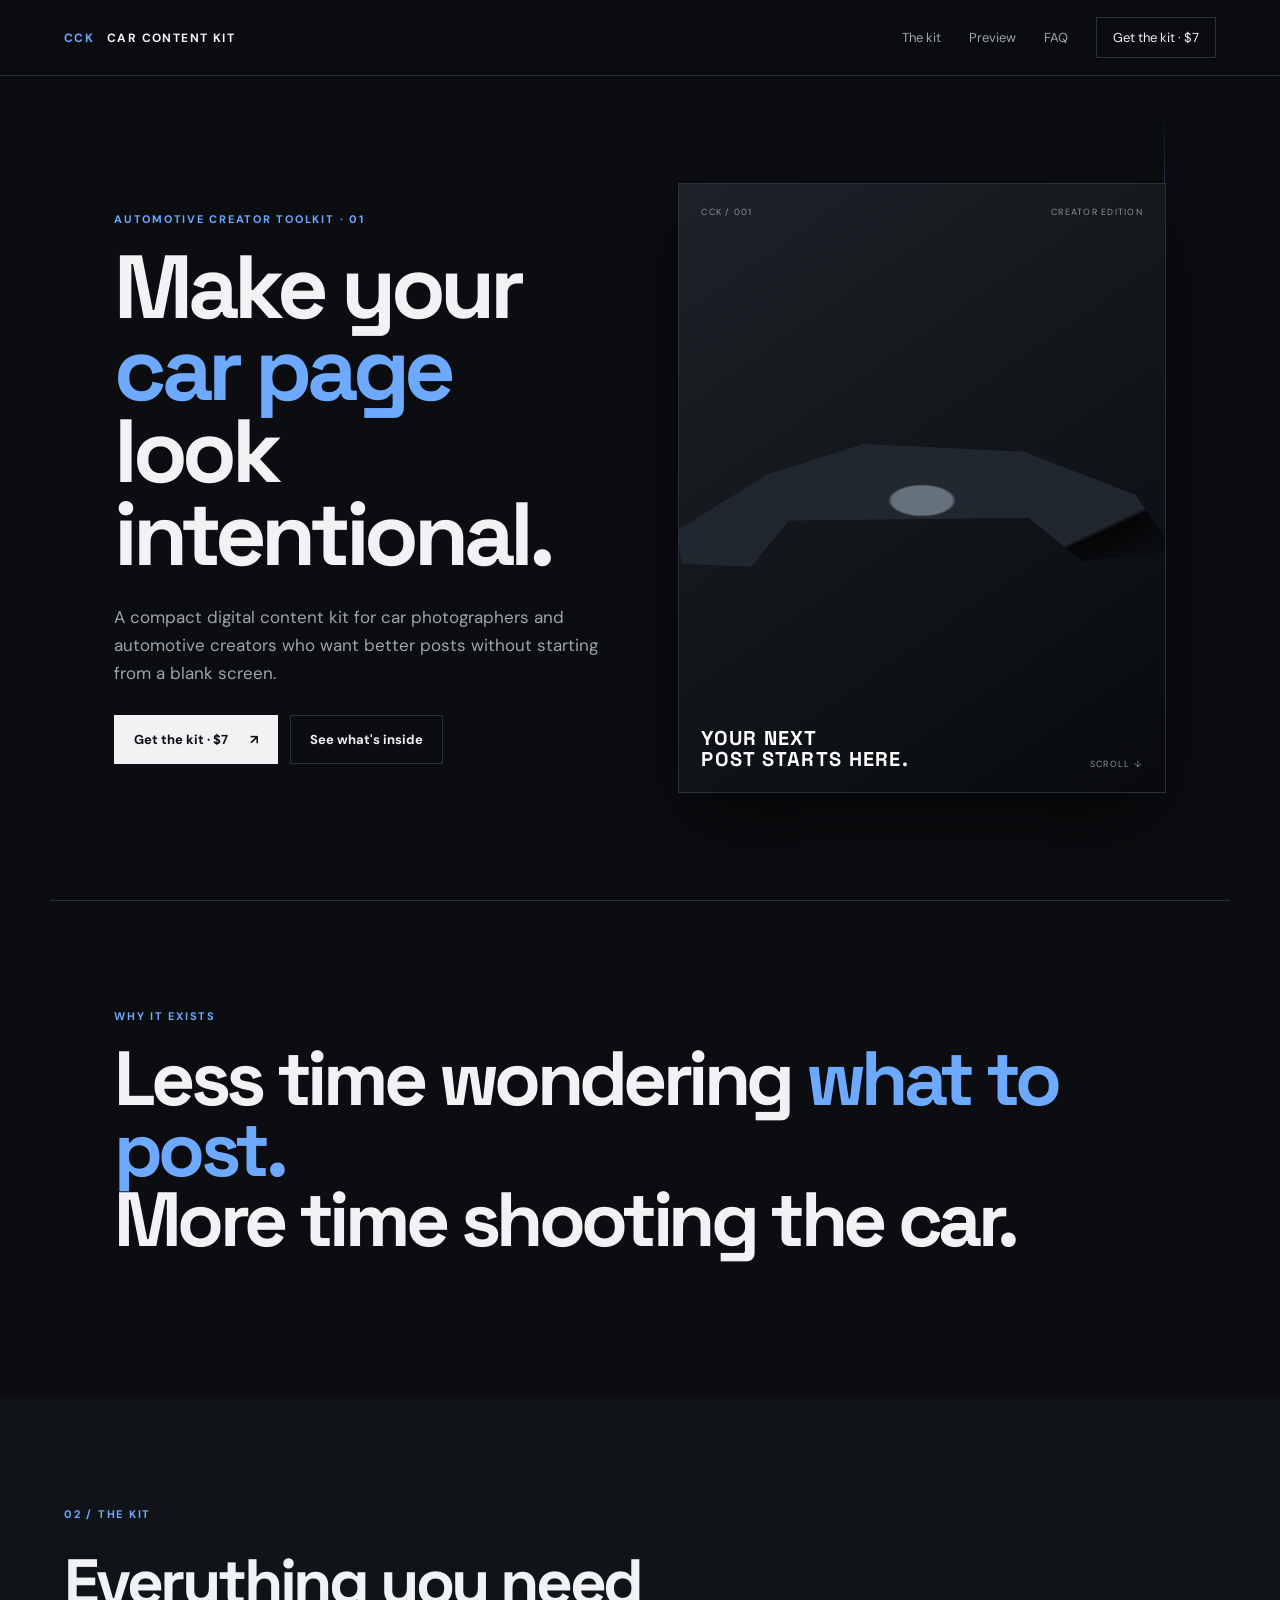
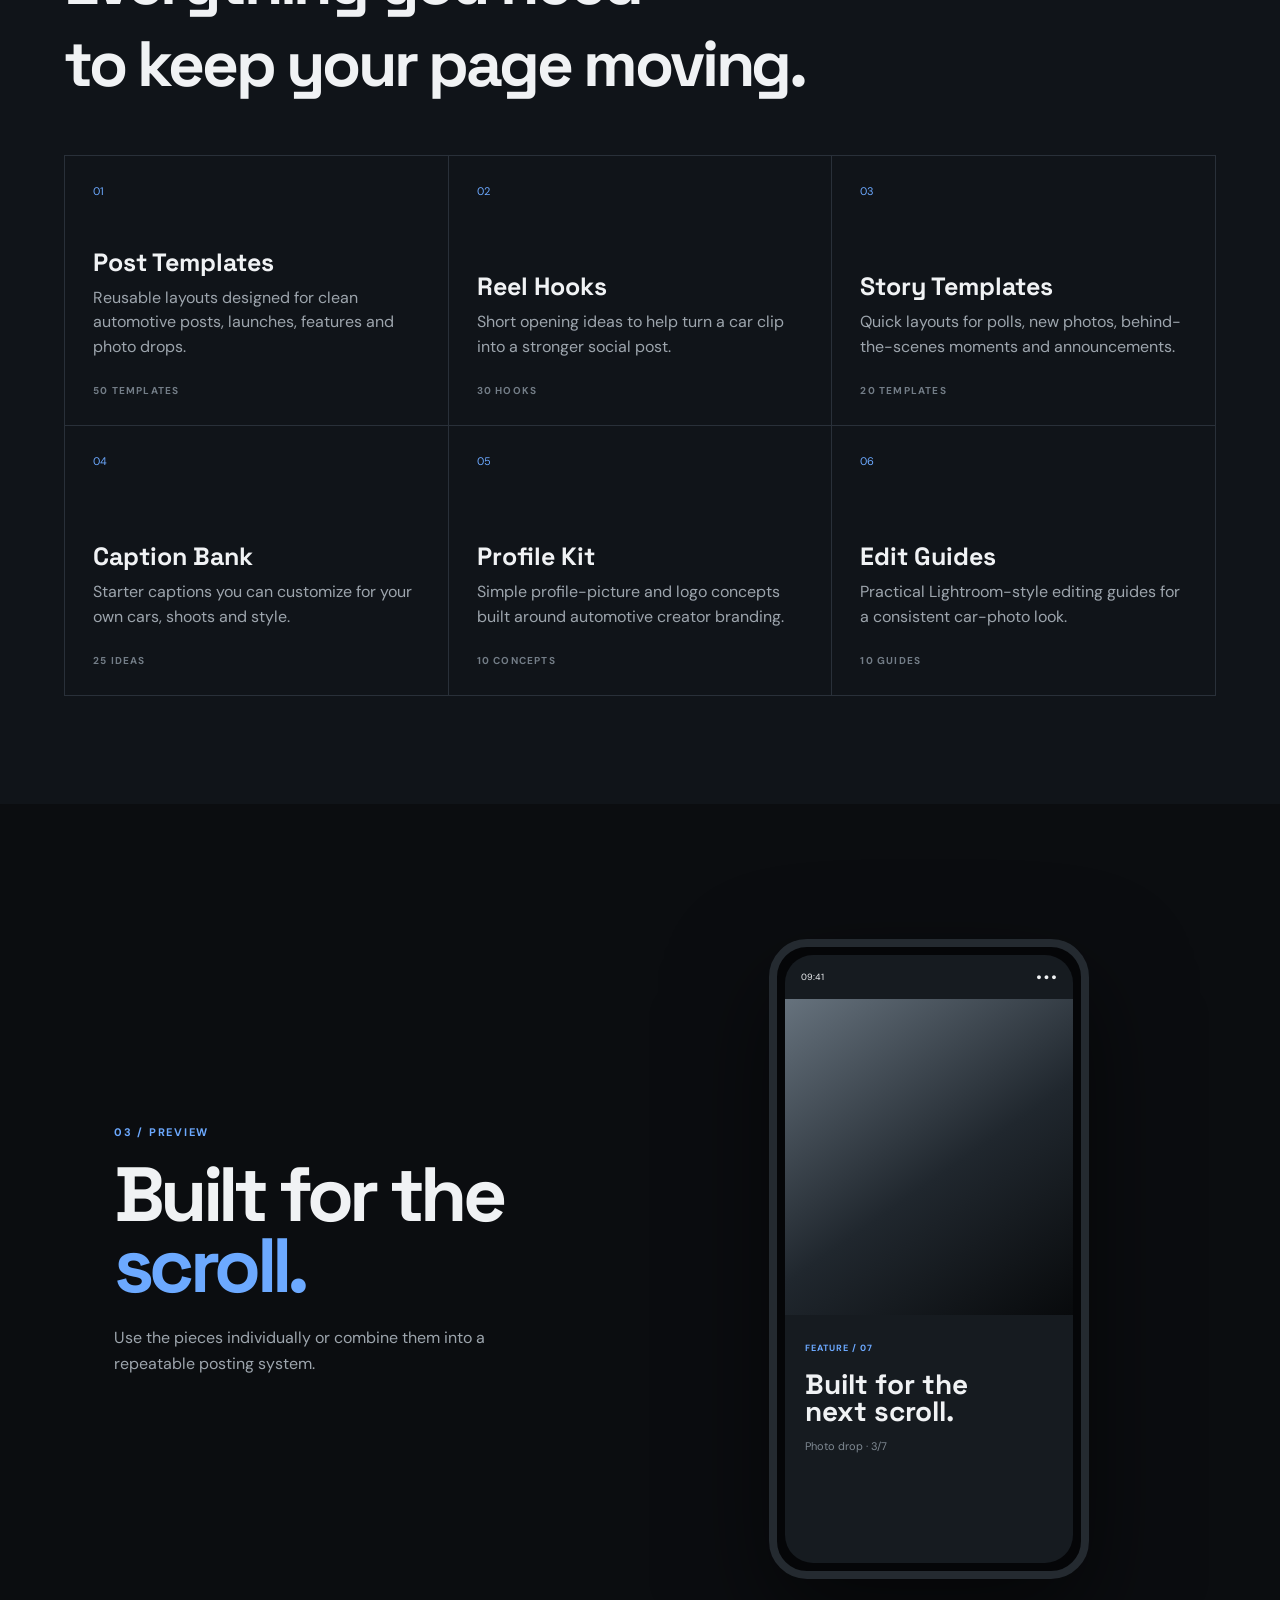
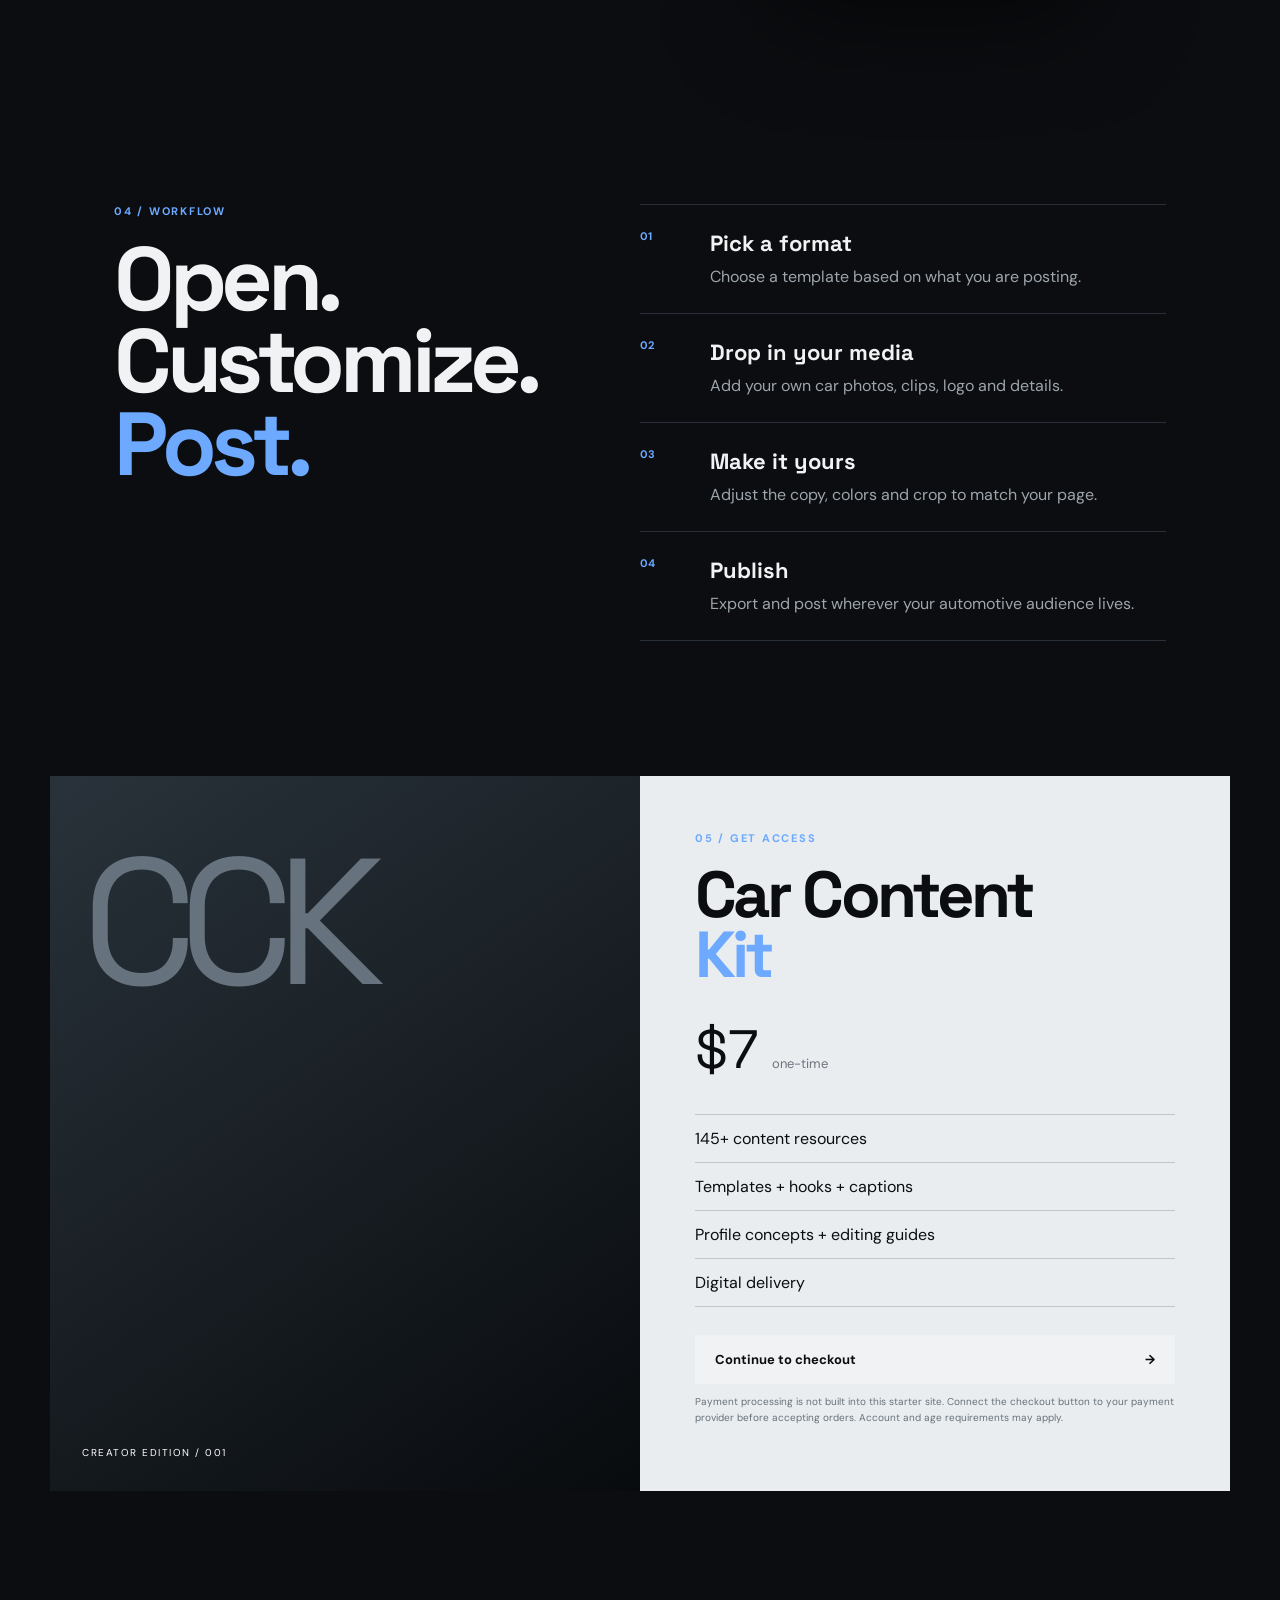
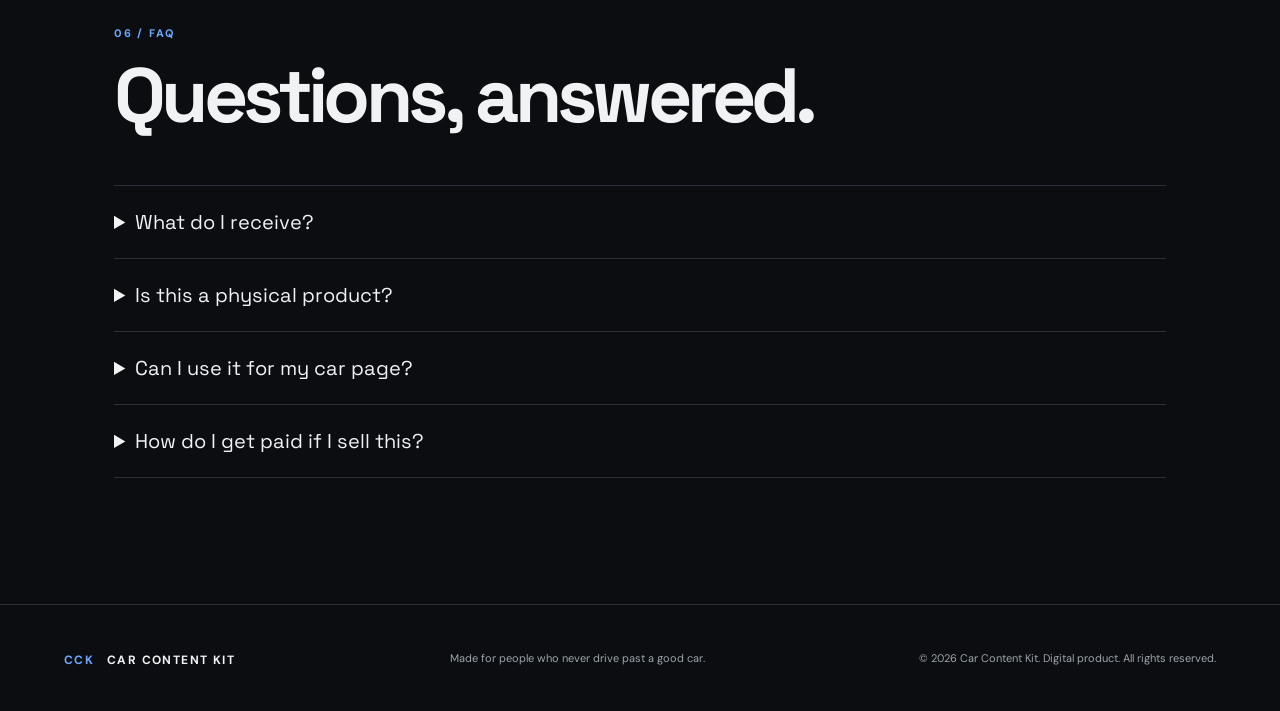
<file: index.html>
<!doctype html>
<html lang="en">
<head>
  <meta charset="UTF-8">
  <meta name="viewport" content="width=device-width, initial-scale=1.0">
  <meta name="theme-color" content="#0b0d10">
  <meta name="description" content="Car Content Kit: a ready-to-use content pack for automotive creators.">
  <title>Car Content Kit | Create Better Car Content</title>

  <link rel="preconnect" href="https://fonts.googleapis.com">
  <link rel="preconnect" href="https://fonts.gstatic.com" crossorigin>
  <link href="https://fonts.googleapis.com/css2?family=DM+Sans:wght@400;500;600;700&family=Space+Grotesk:wght@500;600;700&display=swap" rel="stylesheet">

  <link rel="stylesheet" href="styles.css">
</head>

<body>

  <header class="nav">
    <a class="brand" href="#top" aria-label="Car Content Kit home">
      <span>CCK</span> CAR CONTENT KIT
    </a>

    <button class="menu" aria-label="Open navigation" aria-expanded="false">
      ☰
    </button>

    <nav class="navlinks">
      <a href="#kit">The kit</a>
      <a href="#preview">Preview</a>
      <a href="#faq">FAQ</a>
      <a class="nav-buy" href="#buy">Get the kit · $7</a>
    </nav>
  </header>

  <main id="top">

    <!-- HERO -->
    <section class="hero reveal">

      <div class="hero-copy">

        <p class="eyebrow">
          AUTOMOTIVE CREATOR TOOLKIT · 01
        </p>

        <h1>
          Make your<br>
          <em>car page</em><br>
          look intentional.
        </h1>

        <p class="lead">
          A compact digital content kit for car photographers and automotive creators who want better posts without starting from a blank screen.
        </p>

        <div class="actions">
          <a class="button primary" href="#buy">
            Get the kit · $7 <span>↗</span>
          </a>

          <a class="button ghost" href="#preview">
            See what's inside
          </a>
        </div>

      </div>

      <div class="hero-visual">

        <div class="scanline"></div>

        <div class="hero-card">

          <div class="hero-meta">
            <span>CCK / 001</span>
            <span>CREATOR EDITION</span>
          </div>

          <div class="car-shape"></div>

          <div class="hero-bottom">
            <strong>
              YOUR NEXT<br>
              POST STARTS HERE.
            </strong>

            <span>
              SCROLL ↓
            </span>
          </div>

        </div>

      </div>

    </section>


    <!-- STATEMENT -->
    <section class="statement reveal">

      <p class="eyebrow">
        WHY IT EXISTS
      </p>

      <h2>
        Less time wondering <span>what to post.</span><br>
        More time shooting the car.
      </h2>

    </section>


    <!-- KIT -->
    <section id="kit" class="kit reveal">

      <div class="section-head">

        <p class="eyebrow">
          02 / THE KIT
        </p>

        <h2>
          Everything you need<br>
          to keep your page moving.
        </h2>

      </div>


      <div class="kit-grid">

        <article class="feature feature-large">

          <span>01</span>

          <h3>
            Post Templates
          </h3>

          <p>
            Reusable layouts designed for clean automotive posts, launches, features and photo drops.
          </p>

          <b>
            50 TEMPLATES
          </b>

        </article>


        <article class="feature">

          <span>02</span>

          <h3>
            Reel Hooks
          </h3>

          <p>
            Short opening ideas to help turn a car clip into a stronger social post.
          </p>

          <b>
            30 HOOKS
          </b>

        </article>


        <article class="feature">

          <span>03</span>

          <h3>
            Story Templates
          </h3>

          <p>
            Quick layouts for polls, new photos, behind-the-scenes moments and announcements.
          </p>

          <b>
            20 TEMPLATES
          </b>

        </article>


        <article class="feature">

          <span>04</span>

          <h3>
            Caption Bank
          </h3>

          <p>
            Starter captions you can customize for your own cars, shoots and style.
          </p>

          <b>
            25 IDEAS
          </b>

        </article>


        <article class="feature">

          <span>05</span>

          <h3>
            Profile Kit
          </h3>

          <p>
            Simple profile-picture and logo concepts built around automotive creator branding.
          </p>

          <b>
            10 CONCEPTS
          </b>

        </article>


        <article class="feature">

          <span>06</span>

          <h3>
            Edit Guides
          </h3>

          <p>
            Practical Lightroom-style editing guides for a consistent car-photo look.
          </p>

          <b>
            10 GUIDES
          </b>

        </article>

      </div>

    </section>


    <!-- PREVIEW -->
    <section id="preview" class="preview reveal">

      <div class="preview-intro">

        <p class="eyebrow">
          03 / PREVIEW
        </p>

        <h2>
          Built for the<br>
          <span>scroll.</span>
        </h2>

        <p>
          Use the pieces individually or combine them into a repeatable posting system.
        </p>

      </div>


      <div class="phone">

        <div class="phone-screen">

          <div class="mock-top">
            <span>09:41</span>
            <span>● ● ●</span>
          </div>

          <div class="mock-photo"></div>

          <div class="mock-caption">

            <b>
              FEATURE / 07
            </b>

            <h3>
              Built for the<br>
              next scroll.
            </h3>

            <p>
              Photo drop · 3/7
            </p>

          </div>

        </div>

      </div>

    </section>


    <!-- WORKFLOW -->
    <section class="process reveal">

      <div>

        <p class="eyebrow">
          04 / WORKFLOW
        </p>

        <h2>
          Open.<br>
          Customize.<br>
          <span>Post.</span>
        </h2>

      </div>


      <div class="steps">

        <div>

          <b>01</b>

          <h3>
            Pick a format
          </h3>

          <p>
            Choose a template based on what you are posting.
          </p>

        </div>


        <div>

          <b>02</b>

          <h3>
            Drop in your media
          </h3>

          <p>
            Add your own car photos, clips, logo and details.
          </p>

        </div>


        <div>

          <b>03</b>

          <h3>
            Make it yours
          </h3>

          <p>
            Adjust the copy, colors and crop to match your page.
          </p>

        </div>


        <div>

          <b>04</b>

          <h3>
            Publish
          </h3>

          <p>
            Export and post wherever your automotive audience lives.
          </p>

        </div>

      </div>

    </section>


    <!-- BUY -->
    <section id="buy" class="buy reveal">

      <div class="price-art">

        <span>
          CCK
        </span>

        <small>
          CREATOR EDITION / 001
        </small>

      </div>


      <div class="price-copy">

        <p class="eyebrow">
          05 / GET ACCESS
        </p>

        <h2>
          Car Content<br>
          <span>Kit</span>
        </h2>

        <p class="price">
          $7
          <small>one-time</small>
        </p>


        <ul>

          <li>
            145+ content resources
          </li>

          <li>
            Templates + hooks + captions
          </li>

          <li>
            Profile concepts + editing guides
          </li>

          <li>
            Digital delivery
          </li>

        </ul>


        <a class="button primary wide" href="checkout.html">
          Continue to checkout <span>→</span>
        </a>


        <p class="fine">
          Payment processing is not built into this starter site. Connect the checkout button to your payment provider before accepting orders. Account and age requirements may apply.
        </p>

      </div>

    </section>


    <!-- FAQ -->
    <section id="faq" class="faq reveal">

      <p class="eyebrow">
        06 / FAQ
      </p>

      <h2>
        Questions, answered.
      </h2>


      <details>

        <summary>
          What do I receive?
        </summary>

        <p>
          A digital Car Content Kit containing the resources described on this page. You can customize the assets for your own automotive content.
        </p>

      </details>


      <details>

        <summary>
          Is this a physical product?
        </summary>

        <p>
          No. It is a digital product. No physical item is shipped.
        </p>

      </details>


      <details>

        <summary>
          Can I use it for my car page?
        </summary>

        <p>
          Yes. The kit is designed as a starting point for automotive creators. Review the final product's license terms before using individual assets commercially.
        </p>

      </details>


      <details>

        <summary>
          How do I get paid if I sell this?
        </summary>

        <p>
          This site includes the storefront UI, but you still need to connect an actual payment provider and digital-delivery method. Some services require the account holder to meet age requirements, so a parent or guardian may need to handle the account.
        </p>

      </details>

    </section>

  </main>


  <!-- FOOTER -->
  <footer>

    <div>

      <span class="brand">
        <span>CCK</span> CAR CONTENT KIT
      </span>

    </div>

    <p>
      Made for people who never drive past a good car.
    </p>

    <small>
      © 2026 Car Content Kit. Digital product. All rights reserved.
    </small>

  </footer>


  <script src="script.js"></script>

</body>
</html>
</file>
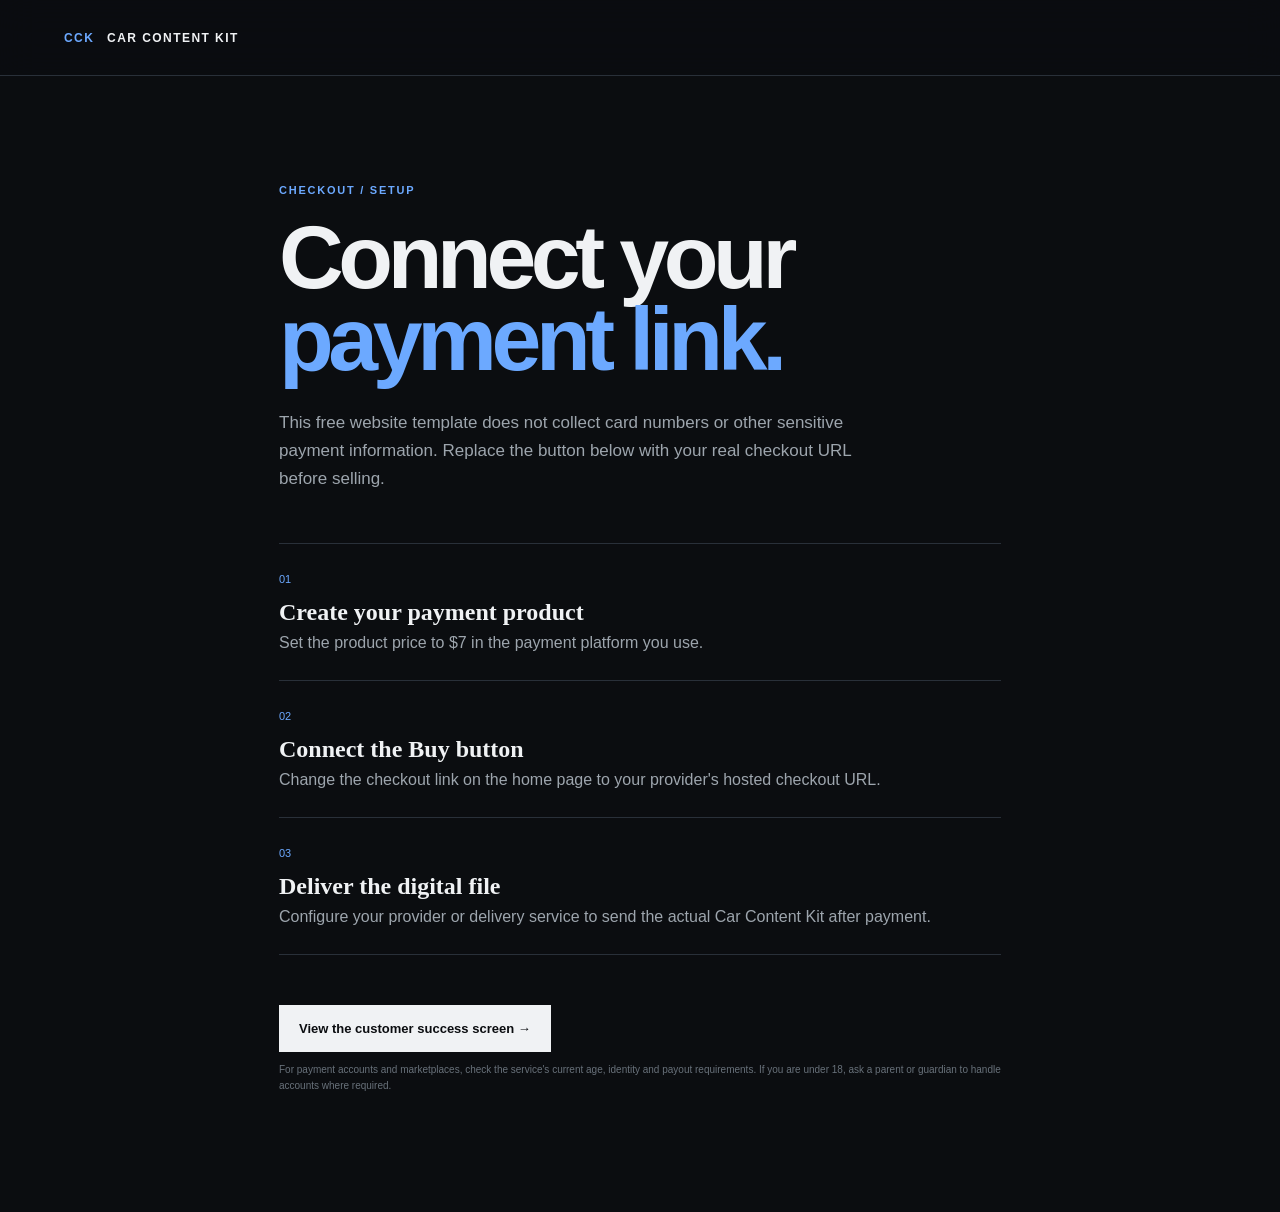
<file: checkout.html>
<!doctype html>
<html lang="en"><head><meta charset="UTF-8"><meta name="viewport" content="width=device-width,initial-scale=1"><title>Checkout Setup | Car Content Kit</title><link rel="stylesheet" href="styles.css"></head>
<body class="simple-page">
<header class="nav"><a class="brand" href="index.html"><span>CCK</span> CAR CONTENT KIT</a></header>
<main class="checkout">
  <p class="eyebrow">CHECKOUT / SETUP</p>
  <h1>Connect your<br><em>payment link.</em></h1>
  <p class="lead">This free website template does not collect card numbers or other sensitive payment information. Replace the button below with your real checkout URL before selling.</p>
  <div class="setup-card">
    <div><span class="number">01</span><h2>Create your payment product</h2><p>Set the product price to $7 in the payment platform you use.</p></div>
    <div><span class="number">02</span><h2>Connect the Buy button</h2><p>Change the checkout link on the home page to your provider's hosted checkout URL.</p></div>
    <div><span class="number">03</span><h2>Deliver the digital file</h2><p>Configure your provider or delivery service to send the actual Car Content Kit after payment.</p></div>
  </div>
  <a class="button primary" href="success.html">View the customer success screen →</a>
  <p class="fine">For payment accounts and marketplaces, check the service's current age, identity and payout requirements. If you are under 18, ask a parent or guardian to handle accounts where required.</p>
</main>
</body></html>
</file>
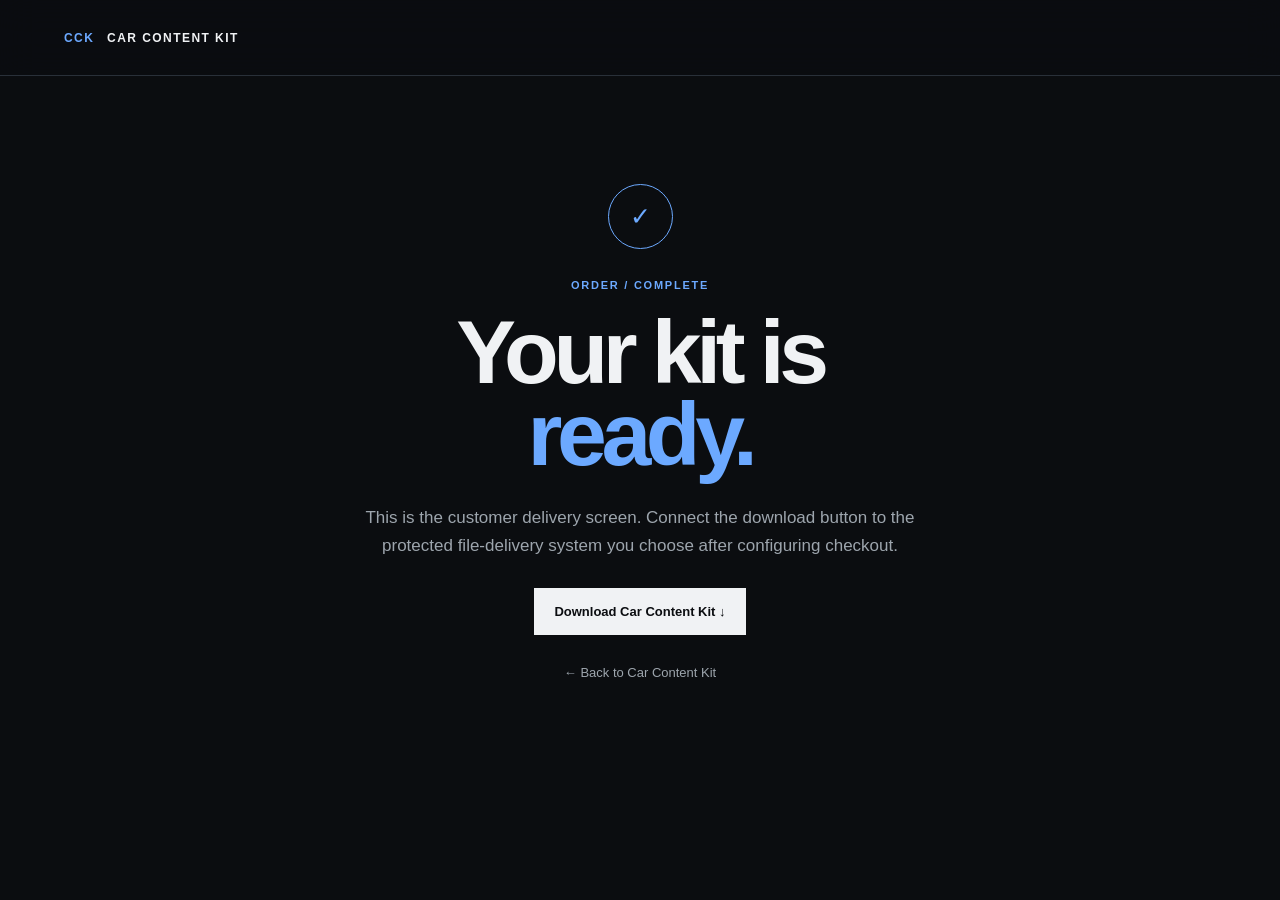
<file: success.html>
<!doctype html>
<html lang="en">
<head>
  <meta charset="UTF-8">
  <meta name="viewport" content="width=device-width,initial-scale=1">
  <title>Order Complete | Car Content Kit</title>
  <link rel="stylesheet" href="styles.css">
</head>
<body class="simple-page">

<header class="nav">
  <a class="brand" href="index.html">
    <span>CCK</span> CAR CONTENT KIT
  </a>
</header>

<main class="success">
  <div class="check">✓</div>

  <p class="eyebrow">ORDER / COMPLETE</p>

  <h1>Your kit is<br><em>ready.</em></h1>

  <p class="lead">
    This is the customer delivery screen. Connect the download button to
    the protected file-delivery system you choose after configuring checkout.
  </p>

  <button
    class="button primary"
    onclick="alert('Connect this button to your protected digital download URL.')">
    Download Car Content Kit ↓
  </button>

  <a class="back" href="index.html">
    ← Back to Car Content Kit
  </a>
</main>

</body>
</html>
</file>
<file: styles.css>
:root {
  --bg: #0b0d10;
  --panel: #11151a;
  --line: #293039;
  --text: #f0f2f4;
  --muted: #9da5ad;
  --accent: #6ca9ff;
  --max: 1180px;
}

* {
  box-sizing: border-box;
}

html {
  scroll-behavior: smooth;
}

body {
  margin: 0;
  background: var(--bg);
  color: var(--text);
  font-family: "DM Sans", sans-serif;
}

a {
  color: inherit;
  text-decoration: none;
}

.nav {
  height: 76px;
  display: flex;
  align-items: center;
  justify-content: space-between;
  padding: 0 5vw;
  border-bottom: 1px solid var(--line);
  position: sticky;
  top: 0;
  z-index: 10;
  background: #0b0d10ef;
  backdrop-filter: blur(18px);
}

.brand {
  font-size: 12px;
  letter-spacing: 0.12em;
  font-weight: 700;
}

.brand span {
  color: var(--accent);
  margin-right: 8px;
}

.navlinks {
  display: flex;
  gap: 28px;
  align-items: center;
  font-size: 13px;
}

.navlinks a:not(.nav-buy) {
  color: var(--muted);
}

.nav-buy {
  border: 1px solid var(--line);
  padding: 11px 16px;
}

.menu {
  display: none;
  background: none;
  border: 0;
  color: white;
  font-size: 24px;
}

.hero {
  max-width: var(--max);
  min-height: calc(100vh - 76px);
  margin: auto;
  padding: 9vh 5vw;
  display: grid;
  grid-template-columns: 1fr 1fr;
  gap: 6vw;
  align-items: center;
}

.eyebrow {
  font-size: 11px;
  letter-spacing: 0.16em;
  color: var(--accent);
  font-weight: 700;
  margin: 0 0 20px;
}

.hero h1,
.statement h2,
.process h2,
.buy h2,
.faq h2,
.simple-page h1 {
  font-family: "Space Grotesk", sans-serif;
  font-size: clamp(50px, 7vw, 94px);
  line-height: 0.92;
  letter-spacing: -0.06em;
  margin: 0;
}

.hero h1 em,
.statement span,
.process span,
.buy h2 span,
.simple-page h1 em {
  font-style: normal;
  color: var(--accent);
}

.lead {
  color: var(--muted);
  font-size: 17px;
  line-height: 1.65;
  max-width: 590px;
  margin: 28px 0;
}

.actions {
  display: flex;
  gap: 12px;
  flex-wrap: wrap;
}

.button {
  display: inline-flex;
  align-items: center;
  justify-content: space-between;
  gap: 22px;
  padding: 15px 19px;
  border: 1px solid var(--line);
  font-size: 13px;
  font-weight: 700;
  cursor: pointer;
}

.button.primary {
  background: var(--text);
  color: #0b0d10;
  border-color: var(--text);
}

.button.ghost {
  color: var(--text);
}

.button:hover {
  transform: translateY(-2px);
}

.wide {
  width: 100%;
}

.hero-card {
  aspect-ratio: 4 / 5;
  background: linear-gradient(145deg, #1c2228, #080a0d);
  border: 1px solid var(--line);
  padding: 22px;
  position: relative;
  overflow: hidden;
  box-shadow: 0 30px 80px #0008;
}

.hero-meta,
.hero-bottom {
  display: flex;
  justify-content: space-between;
  font-size: 9px;
  letter-spacing: 0.14em;
  color: #89929a;
}

.hero-bottom {
  position: absolute;
  bottom: 22px;
  left: 22px;
  right: 22px;
  align-items: end;
}

.hero-bottom strong {
  font-family: "Space Grotesk";
  font-size: 20px;
  line-height: 1.05;
  color: white;
}

.car-shape {
  position: absolute;
  width: 110%;
  height: 42%;
  left: -5%;
  top: 31%;
  background:
    radial-gradient(
      ellipse at center,
      #65717d 0 8%,
      transparent 9%
    ),
    linear-gradient(
      155deg,
      transparent 20%,
      #20282f 21% 72%,
      transparent 73%
    );
  clip-path: polygon(
    4% 62%,
    21% 40%,
    39% 28%,
    69% 31%,
    90% 48%,
    97% 70%,
    80% 74%,
    70% 57%,
    25% 58%,
    18% 76%,
    5% 75%
  );
  filter: drop-shadow(0 20px 30px #000);
}

.scanline {
  position: absolute;
  right: 9%;
  top: 12%;
  height: 70%;
  width: 1px;
  background: linear-gradient(
    transparent,
    var(--accent),
    transparent
  );
}

.statement {
  max-width: var(--max);
  margin: auto;
  padding: 12vh 5vw 16vh;
  border-top: 1px solid var(--line);
}

.statement h2 {
  font-size: clamp(42px, 6vw, 78px);
}

.kit {
  background: #101419;
  padding: 12vh 5vw;
}

.section-head,
.kit-grid,
.preview,
.process,
.buy,
.faq {
  max-width: var(--max);
  margin: auto;
}

.section-head h2 {
  font-family: "Space Grotesk";
  font-size: clamp(38px, 5vw, 64px);
  letter-spacing: -0.05em;
  margin: 0 0 50px;
}

.kit-grid {
  display: grid;
  grid-template-columns: repeat(3, 1fr);
  border-top: 1px solid var(--line);
  border-left: 1px solid var(--line);
}

.feature {
  min-height: 270px;
  padding: 28px;
  border-right: 1px solid var(--line);
  border-bottom: 1px solid var(--line);
  display: flex;
  flex-direction: column;
}

.feature-large {
  grid-row: span 1;
}

.feature span {
  color: var(--accent);
  font-size: 11px;
}

.feature h3 {
  font-family: "Space Grotesk";
  font-size: 25px;
  margin: auto 0 8px;
}

.feature p {
  color: var(--muted);
  line-height: 1.55;
  margin: 0 0 24px;
}

.feature b {
  font-size: 10px;
  letter-spacing: 0.12em;
  color: #737d87;
}

.preview {
  padding: 15vh 5vw;
  display: grid;
  grid-template-columns: 1fr 1fr;
  align-items: center;
  gap: 8vw;
}

.preview h2,
.faq h2 {
  font-family: "Space Grotesk";
  font-size: clamp(50px, 6vw, 80px);
  line-height: 0.92;
  letter-spacing: -0.06em;
  margin: 0;
}

.preview h2 span {
  color: var(--accent);
}

.preview-intro > p:not(.eyebrow) {
  color: var(--muted);
  max-width: 420px;
  line-height: 1.6;
  margin-top: 25px;
}

.phone {
  justify-self: center;
  width: min(320px, 75%);
  aspect-ratio: 9 / 18;
  border: 8px solid #242a30;
  border-radius: 38px;
  padding: 8px;
  background: #050608;
  box-shadow: 0 40px 100px #0008;
}

.phone-screen {
  height: 100%;
  border-radius: 28px;
  overflow: hidden;
  background: #161b20;
  position: relative;
}

.mock-top {
  display: flex;
  justify-content: space-between;
  padding: 16px;
  font-size: 9px;
}

.mock-photo {
  height: 52%;
  background: linear-gradient(
    145deg,
    #66727d,
    #20272e 55%,
    #080a0c
  );
}

.mock-caption {
  padding: 20px;
}

.mock-caption b {
  color: var(--accent);
  font-size: 9px;
  letter-spacing: 0.12em;
}

.mock-caption h3 {
  font-family: "Space Grotesk";
  font-size: 28px;
  line-height: 0.95;
  margin: 15px 0;
}

.mock-caption p {
  color: #7f8992;
  font-size: 11px;
}

.process {
  padding: 10vh 5vw 15vh;
  display: grid;
  grid-template-columns: 0.8fr 1.2fr;
  gap: 8vw;
}

.steps {
  border-top: 1px solid var(--line);
}

.steps > div {
  padding: 24px 0;
  border-bottom: 1px solid var(--line);
  display: grid;
  grid-template-columns: 55px 1fr;
  column-gap: 15px;
}

.steps b {
  color: var(--accent);
  font-size: 11px;
}

.steps h3 {
  margin: 0;
  font-family: "Space Grotesk";
  font-size: 22px;
}

.steps p {
  grid-column: 2;
  color: var(--muted);
  margin: 8px 0 0;
  line-height: 1.5;
}

.buy {
  margin: 0 auto 15vh;
  display: grid;
  grid-template-columns: 1fr 1fr;
  background: #e9edf0;
  color: #0b0d10;
}

.price-art {
  min-height: 560px;
  background: linear-gradient(145deg, #29323a, #080b0e);
  color: white;
  padding: 32px;
  display: flex;
  flex-direction: column;
  justify-content: space-between;
}

.price-art span {
  font-family: "Space Grotesk";
  font-size: clamp(100px, 14vw, 190px);
  letter-spacing: -0.1em;
  color: #66727d;
}

.price-art small {
  letter-spacing: 0.15em;
  font-size: 10px;
}

.price-copy {
  padding: 55px;
}

.price-copy h2 {
  font-size: 65px;
  color: #0b0d10;
}

.price {
  font-family: "Space Grotesk";
  font-size: 54px;
  margin: 30px 0;
}

.price small {
  font-family: "DM Sans";
  font-size: 13px;
  color: #6c747c;
}

.price-copy ul {
  padding: 0;
  list-style: none;
  border-top: 1px solid #bfc5ca;
  margin: 0 0 28px;
}

.price-copy li {
  padding: 13px 0;
  border-bottom: 1px solid #bfc5ca;
}

.fine {
  font-size: 10px;
  line-height: 1.6;
  color: #68717a;
}

.faq {
  padding: 0 5vw 14vh;
}

.faq h2 {
  margin-bottom: 55px;
}

.faq details {
  border-top: 1px solid var(--line);
  padding: 23px 0;
}

.faq details:last-child {
  border-bottom: 1px solid var(--line);
}

.faq summary {
  cursor: pointer;
  font-family: "Space Grotesk";
  font-size: 20px;
}

.faq details p {
  color: var(--muted);
  line-height: 1.6;
  max-width: 760px;
}

.simple-page {
  min-height: 100vh;
}

.checkout,
.success {
  max-width: 850px;
  margin: auto;
  padding: 12vh 5vw;
}

.setup-card {
  border-top: 1px solid var(--line);
  margin: 50px 0;
}

.setup-card > div {
  padding: 25px 0;
  border-bottom: 1px solid var(--line);
}

.number {
  color: var(--accent);
  font-size: 11px;
}

.setup-card h2 {
  font-family: "Space Grotesk";
  margin: 12px 0 5px;
}

.setup-card p {
  color: var(--muted);
  margin: 0;
  line-height: 1.5;
}

.success {
  text-align: center;
}

.success .lead {
  margin-left: auto;
  margin-right: auto;
}

.check {
  width: 65px;
  height: 65px;
  border: 1px solid var(--accent);
  border-radius: 50%;
  display: grid;
  place-items: center;
  color: var(--accent);
  font-size: 25px;
  margin: 0 auto 30px;
}

.back {
  display: block;
  color: var(--muted);
  margin-top: 30px;
  font-size: 13px;
}

footer {
  border-top: 1px solid var(--line);
  padding: 35px 5vw;
  display: flex;
  justify-content: space-between;
  gap: 20px;
  align-items: center;
  flex-wrap: wrap;
}

footer p,
footer small {
  color: var(--muted);
  font-size: 11px;
}

.reveal {
  opacity: 0;
  transform: translateY(24px);
  transition:
    opacity 0.8s ease,
    transform 0.8s ease;
}

.reveal.visible {
  opacity: 1;
  transform: none;
}

@media (max-width: 800px) {

  .nav {
    height: 64px;
  }

  .menu {
    display: block;
  }

  .navlinks {
    display: none;
    position: absolute;
    left: 0;
    right: 0;
    top: 64px;
    background: #0b0d10;
    padding: 18px 5vw;
    flex-direction: column;
    align-items: stretch;
    border-bottom: 1px solid var(--line);
  }

  .navlinks.open {
    display: flex;
  }

  .nav-buy {
    text-align: center;
  }

  .hero,
  .preview,
  .process,
  .buy {
    grid-template-columns: 1fr;
  }

  .hero {
    padding-top: 7vh;
  }

  .hero-visual {
    order: -1;
  }

  .hero h1 {
    font-size: 56px;
  }

  .kit-grid {
    grid-template-columns: 1fr;
  }

  .feature {
    min-height: 220px;
  }

  .preview {
    padding-top: 10vh;
  }

  .phone {
    width: 240px;
  }

  .process {
    gap: 50px;
  }

  .buy {
    margin-left: 5vw;
    margin-right: 5vw;
  }

  .price-art {
    min-height: 300px;
  }

  .price-copy {
    padding: 35px;
  }

  .price-copy h2 {
    font-size: 50px;
  }

  .faq {
    padding-left: 5vw;
    padding-right: 5vw;
  }

  footer {
    display: block;
  }

  footer p {
    margin: 15px 0;
  }
}

@media (prefers-reduced-motion: reduce) {

  html {
    scroll-behavior: auto;
  }

  .reveal {
    opacity: 1;
    transform: none;
    transition: none;
  }

  .button:hover {
    transform: none;
  }
}
</file>
